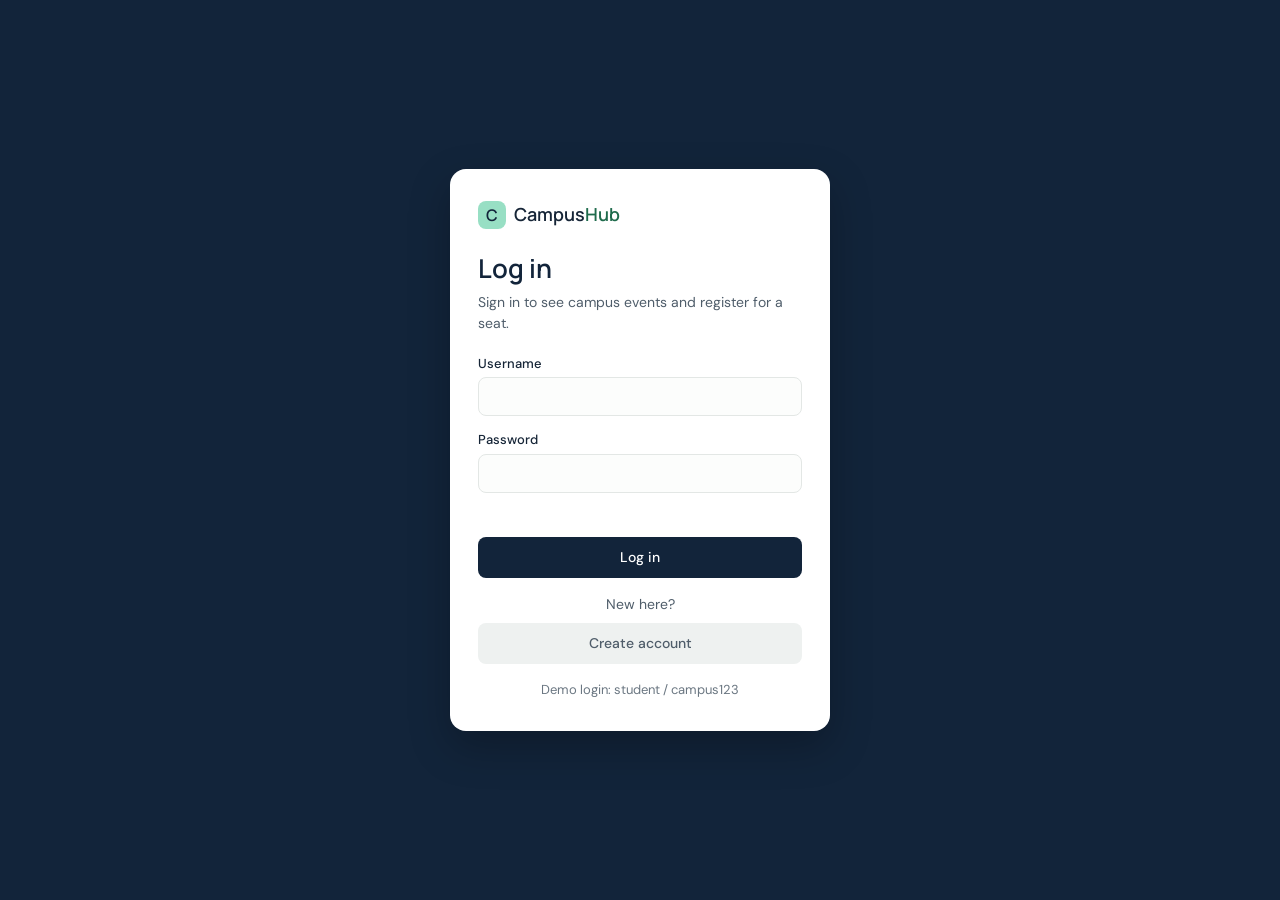
<file: index.html>
<!doctype html>
<html lang="en">
<head>
  <meta charset="utf-8">
  <meta name="viewport" content="width=device-width, initial-scale=1">
  <meta name="theme-color" content="#12243a">
  <meta name="description" content="Find campus events and save your seat.">
  <title>CampusHub | Campus Event Discovery</title>
  <link rel="preconnect" href="https://fonts.googleapis.com">
  <link rel="preconnect" href="https://fonts.gstatic.com" crossorigin>
  <link href="https://fonts.googleapis.com/css2?family=DM+Sans:wght@400;500;600&family=Manrope:wght@600&display=swap" rel="stylesheet">
  <link rel="stylesheet" href="style.css">
  <script>
    // Only logged-in users can see the main page. Otherwise go to the login page.
    if (!sessionStorage.getItem('campusHubUser')) {
      window.location.replace('login.html');
    }
  </script>
</head>
<body>

  <!-- Header: navigation bar and hero -->
  <header class="site-header" id="page-top">
    <nav class="nav">
      <a class="brand" href="#page-top"><span class="brand-mark">C</span><span>Campus<span class="brand-light">Hub</span></span></a>
      <div class="nav-links">
        <a class="nav-link" href="#events">Explore events</a>
        <a class="nav-link" href="#dashboard">Dashboard</a>
        <a class="nav-link" href="#how-it-works">How it works</a>
        <a class="nav-link" href="#problem">Problem &amp; team</a>
      </div>
      <div class="nav-user">
        <span id="nav-user-name"></span>
        <button class="nav-logout" id="logout-button" type="button">Log out</button>
      </div>
    </nav>

    <div class="hero" id="top">
      <p class="hero-eyebrow">CSE 326 · CA1 Problem-Statement Project · Team Obsidian</p>
      <h1>Find campus events<br>and save your seat</h1>
      <p class="hero-copy">One place to see every workshop, competition, talk and club event on campus — then register for it in under a minute.</p>
      <div class="hero-actions">
        <a class="hero-button" href="#events">Explore upcoming events</a>
        <a class="hero-button hero-button-ghost" href="#how-it-works">How it works</a>
      </div>
    </div>
  </header>

  <main class="page-shell">

    <!-- Dashboard: quick numbers about all events -->
    <section class="dashboard" id="dashboard" aria-labelledby="dashboard-heading">
      <div class="section-heading">
        <h2 id="dashboard-heading">Campus at a glance</h2>
      </div>
      <dl class="stats">
        <div class="stat">
          <dt>Listed events</dt>
          <dd id="stat-total">0</dd>
        </div>
        <div class="stat">
          <dt>Coming up</dt>
          <dd id="stat-upcoming">0</dd>
        </div>
        <div class="stat">
          <dt>Confirmed seats</dt>
          <dd id="stat-registrations">0</dd>
        </div>
        <div class="stat">
          <dt>Seats available</dt>
          <dd id="stat-seats">0</dd>
        </div>
      </dl>
      <div class="capacity-bar" aria-hidden="true"><span id="stat-bar"></span></div>
      <p class="note" id="stat-caption">No seats booked yet.</p>
    </section>

    <!-- Three-step explainer: problem, solution, workflow -->
    <section class="how" id="how-it-works" aria-labelledby="how-heading">
      <div class="section-heading">
        <h2 id="how-heading">How CampusHub solves the problem</h2>
        <span class="note">CSE 326 · CA1 project</span>
      </div>
      <ol class="steps">
        <li class="step">
          <span class="step-num">01</span>
          <h3>One list, not five</h3>
          <p>Event notices on campus live in WhatsApp groups, notice boards and separate club pages. CampusHub collects them in a single searchable list with filters for category and status.</p>
        </li>
        <li class="step">
          <span class="step-num">02</span>
          <h3>Seats you can trust</h3>
          <p>Every event has a fixed capacity. The card shows seats left and turns <em>Almost full</em> or <em>Full</em> automatically, so students stop chasing a closed room.</p>
        </li>
        <li class="step">
          <span class="step-num">03</span>
          <h3>Register in a minute</h3>
          <p>Name, student ID and email. Duplicate IDs are blocked, capacity is respected, and cancellations are recorded instead of silently deleted.</p>
        </li>
      </ol>
    </section>

    <section class="content-grid" aria-label="Manage and discover events">

      <!-- Left column: form to create or edit an event -->
      <section class="panel form-panel" aria-labelledby="form-heading">
        <h2 id="form-heading">Create an event</h2>
        <p class="panel-intro">For organizers. Students can register as soon as the event is added.</p>

        <form id="event-form" novalidate>
          <div class="field-grid">
            <div class="field wide">
              <label for="event-title">Event title</label>
              <input id="event-title" name="title" maxlength="80" placeholder="e.g. Design thinking workshop">
              <p class="error" id="error-title"></p>
            </div>
            <div class="field">
              <label for="event-category">Category</label>
              <select id="event-category" name="category">
                <option value="">Select</option>
                <option>Workshop</option>
                <option>Competition</option>
                <option>Talk</option>
                <option>Club event</option>
              </select>
              <p class="error" id="error-category"></p>
            </div>
            <div class="field">
              <label for="event-venue">Venue</label>
              <input id="event-venue" name="venue" maxlength="80" placeholder="Building or room">
              <p class="error" id="error-venue"></p>
            </div>
            <div class="field">
              <label for="event-date">Date</label>
              <input id="event-date" name="date" type="date">
              <p class="error" id="error-date"></p>
            </div>
            <div class="field">
              <label for="event-time">Start time</label>
              <input id="event-time" name="time" type="time">
              <p class="error" id="error-time"></p>
            </div>
            <div class="field">
              <label for="event-capacity">Seat capacity</label>
              <input id="event-capacity" name="capacity" type="number" min="1" max="1000" placeholder="e.g. 40">
              <p class="error" id="error-capacity"></p>
            </div>
            <div class="field wide">
              <label for="event-description">Description</label>
              <textarea id="event-description" name="description" maxlength="500" rows="3" placeholder="Tell students what to expect"></textarea>
              <p class="error" id="error-description"></p>
            </div>
          </div>
          <div class="form-actions">
            <button class="btn primary" id="save-button" type="submit">Add event</button>
            <button class="btn secondary" id="cancel-edit" type="button" hidden>Cancel edit</button>
          </div>
        </form>
      </section>

      <!-- Right column: search, filters and the list of events -->
      <section class="panel events-panel" id="events" aria-labelledby="events-heading">
        <div class="section-heading">
          <h2 id="events-heading">Explore events</h2>
          <span class="note" id="result-count" aria-live="polite"></span>
        </div>

        <div class="filters">
          <input id="search" type="search" placeholder="Search events or venues" aria-label="Search events">
          <label>
            <span class="sr-only">Filter category</span>
            <select id="filter-category">
              <option value="">All categories</option>
              <option>Workshop</option>
              <option>Competition</option>
              <option>Talk</option>
              <option>Club event</option>
            </select>
          </label>
          <label>
            <span class="sr-only">Filter status</span>
            <select id="filter-status">
              <option value="">Any status</option>
              <option>Open</option>
              <option>Almost full</option>
              <option>Full</option>
              <option>Past</option>
            </select>
          </label>
        </div>

        <!-- Event cards are added here by script.js -->
        <div id="event-list" class="event-list" aria-live="polite"></div>
      </section>

    </section>

    <!-- Problem statement, objectives and outcomes for the evaluator -->
    <section class="brief" id="problem" aria-labelledby="problem-heading">
      <div class="section-heading">
        <h2 id="problem-heading">Problem statement &amp; objectives</h2>
        <span class="note">CA1 · Problem-statement based project</span>
      </div>

      <div class="brief-grid">
        <article class="brief-card">
          <h3>The problem</h3>
          <p>Campus events are announced across scattered channels — WhatsApp groups, notice boards, department emails and club pages. Students miss events they would have attended, and organizers have no reliable way to know how many people are coming. Registration is manual, duplicate entries are common, and nobody can say at a glance whether a room still has space.</p>
        </article>

        <article class="brief-card">
          <h3>Our objectives</h3>
          <ul class="check-list">
            <li>One searchable catalogue of every campus event.</li>
            <li>Live seat availability that cannot be overbooked.</li>
            <li>Fast registration with duplicate-ID prevention.</li>
            <li>A dashboard an organizer can read in five seconds.</li>
            <li>A responsive interface that works on a phone.</li>
          </ul>
        </article>

        <article class="brief-card">
          <h3>Outcomes</h3>
          <ul class="check-list">
            <li>Events are discoverable by category, status and keyword.</li>
            <li>Capacity limits hold under repeated registration attempts.</li>
            <li>Cancellations are logged with a status, not erased.</li>
            <li>Validated input and escaped output throughout.</li>
            <li>Works offline after first load — no backend required.</li>
          </ul>
        </article>

        <article class="brief-card">
          <h3>Technologies</h3>
          <ul class="tech-list">
            <li><span>HTML5</span> Semantic structure, accessible forms</li>
            <li><span>CSS3</span> Grid, custom properties, media queries</li>
            <li><span>JavaScript</span> DOM, validation, state, localStorage</li>
            <li><span>Git &amp; GitHub</span> Version control and source hosting</li>
            <li><span>GitHub Pages</span> Public deployment</li>
          </ul>
        </article>
      </div>

      <h3 class="team-heading" id="team-heading">Team Obsidian — contributions</h3>
      <div class="team-grid">
        <article class="member">
          <h4>Akshay R Pillai <span>12606521</span></h4>
          <ul>
            <li>Role: CSS (styling and responsive layout)</li>
            <li>Files: <code>style.css</code>, <code>auth.css</code></li>
            <li>Styled the whole site: colours, fonts, cards, buttons and header</li>
            <li>Made the layout work on phones, tablets and desktops</li>
            <li>Styled the login, create account and thank-you pages</li>
          </ul>
        </article>
        <article class="member">
          <h4>Arshad Hasanulbanna <span>12610513</span></h4>
          <ul>
            <li>Role: HTML (page structure and forms)</li>
            <li>Files: <code>index.html</code>, <code>login.html</code>, <code>thanks.html</code></li>
            <li>Built the main event page: dashboard, steps, event list and problem section</li>
            <li>Built the login, create account and thank-you pages with labelled forms</li>
          </ul>
        </article>
        <article class="member">
          <h4>Rishabh Kumar <span>12612282</span></h4>
          <ul>
            <li>Role: JavaScript (logic and interactivity)</li>
            <li>Files: <code>script.js</code>, <code>login.js</code>, <code>thanks.js</code></li>
            <li>Event create, edit and delete, validation, search and filters, and registration in <code>script.js</code></li>
            <li>Login, create account, log out and the thank-you page in <code>login.js</code> and <code>thanks.js</code></li>
          </ul>
        </article>
      </div>

      <p class="brief-links">
        <a href="https://github.com/arshadhassan5615-sketch/Campus-Event-Discovery-Registration-Hub" target="_blank" rel="noopener">GitHub repository</a>
        <a href="https://arshadhassan5615-sketch.github.io/Campus-Event-Discovery-Registration-Hub/" target="_blank" rel="noopener">Live demo</a>
      </p>
    </section>
  </main>

  <footer class="site-footer">
    <div>
      <a class="brand footer-brand" href="#page-top"><span class="brand-mark">C</span><span>Campus<span class="brand-light">Hub</span></span></a>
      <p>Campus event discovery and registration · CSE 326 CA1</p>
    </div>
    <div class="footer-right">
      <span>Team Obsidian · HTML, CSS &amp; JavaScript</span>
      <button type="button" class="footer-link" id="open-about">About this project</button>
    </div>
  </footer>

  <!-- Small message box shown after an action (event added, error, etc.) -->
  <div id="message" class="toast" role="status" aria-live="polite" hidden></div>

  <!-- About dialog, opened from the footer -->
  <div id="about-modal" class="modal" role="dialog" aria-modal="true" aria-labelledby="about-title" hidden>
    <button class="modal-backdrop" type="button" aria-label="Close dialog"></button>
    <section class="modal-content">
      <div class="modal-header">
        <div>
          <p class="modal-label">CSE 326 project</p>
          <h2 id="about-title">About CampusHub</h2>
        </div>
        <button class="icon-btn" type="button" id="close-about" aria-label="Close">×</button>
      </div>
      <p>A responsive campus event discovery and registration hub for workshops, competitions, talks and club events. Built as the CA1 problem-statement project for CSE 326.</p>
      <h3>Problem in one line</h3>
      <p>Campus events are scattered across WhatsApp groups, notice boards and club pages, so students miss them and organizers cannot track seats.</p>
      <h3>What the app does</h3>
      <p>Lists every event in one place, shows live seat availability, prevents overbooking and duplicate registrations, and records cancellations instead of deleting them.</p>
      <h3>Technologies used</h3>
      <p>HTML5 for structure, CSS3 Grid and media queries for the responsive layout, and vanilla JavaScript for state, validation and localStorage persistence. Hosted on GitHub Pages.</p>
      <h3>Team Obsidian</h3>
      <ul class="team-list">
        <li>Akshay R Pillai <span>12606521</span></li>
        <li>Arshad Hasanulbanna <span>12610513</span></li>
        <li>Rishabh Kumar <span>12612282</span></li>
      </ul>
      <p class="modal-note">Built with HTML, CSS and JavaScript. Event data is saved in this browser; it is not shared between devices.</p>
      <p class="modal-links">
        <a href="https://github.com/arshadhassan5615-sketch/Campus-Event-Discovery-Registration-Hub" target="_blank" rel="noopener">Repository</a>
        <a href="https://arshadhassan5615-sketch.github.io/Campus-Event-Discovery-Registration-Hub/" target="_blank" rel="noopener">Live demo</a>
      </p>
    </section>
  </div>

  <script src="script.js"></script>
  
</body>
</html>
</file>
<file: style.css>
/* CampusHub - styles for the CSE 326 project */

/* ---------- Colours and fonts used across the page ---------- */
:root {
  --navy: #12243a;        /* header background and main buttons */
  --mint: #98dfc4;        /* accent on the dark header */
  --green: #1f6b4c;       /* accent on light backgrounds (links, focus) */
  --paper: #f5f5f1;       /* page background */
  --white: #ffffff;
  --border: #e3e7e5;

  --text: #162537;        /* main text */
  --text-light: #4f5d6a;  /* secondary text */
  --text-muted: #6b7782;  /* small notes and hints */

  --danger: #a33a43;

  --body-font: 'DM Sans', Arial, sans-serif;
  --heading-font: 'Manrope', Arial, sans-serif;
}

/* ---------- Basic page setup ---------- */
* {
  box-sizing: border-box;
}

html {
  scroll-behavior: smooth;
}

body {
  margin: 0;
  background: var(--paper);
  color: var(--text);
  font-family: var(--body-font);
  font-size: 16px;
  line-height: 1.5;
}

button,
input,
select,
textarea {
  font: inherit;
}

a {
  color: inherit;
}

h1,
h2,
h3 {
  font-family: var(--heading-font);
  font-weight: 600;
}

/* Visible outline when moving around with the keyboard */
:focus-visible {
  outline: 2px solid var(--green);
  outline-offset: 2px;
}

/* Text only for screen readers */
.sr-only {
  position: absolute;
  width: 1px;
  height: 1px;
  overflow: hidden;
  clip: rect(0, 0, 0, 0);
  white-space: nowrap;
}

/* ---------- Header and navigation ---------- */
.site-header {
  background: var(--navy);
  color: var(--white);
}

.nav {
  max-width: 1160px;
  margin: 0 auto;
  padding: 20px 24px;
  display: flex;
  justify-content: space-between;
  align-items: center;
  border-bottom: 1px solid rgba(255, 255, 255, 0.1);
}

.brand {
  display: flex;
  align-items: center;
  gap: 8px;
  text-decoration: none;
  font-family: var(--heading-font);
  font-weight: 600;
  font-size: 18px;
}

.brand-mark {
  width: 28px;
  height: 28px;
  border-radius: 8px;
  background: var(--mint);
  color: var(--navy);
  display: grid;
  place-items: center;
  font-size: 16px;
}

.brand-light {
  color: var(--mint);
}

.nav-link {
  color: #c4ced8;
  font-size: 14px;
  text-decoration: none;
}

.nav-links {
  display: flex;
  align-items: center;
  gap: 20px;
}

.nav-link:hover {
  color: var(--white);
}

/* Signed-in name and log out button in the header */
.nav-user {
  display: flex;
  align-items: center;
  gap: 12px;
  color: #c4ced8;
  font-size: 13px;
}

.nav-logout {
  padding: 6px 12px;
  border: 1px solid rgba(255, 255, 255, 0.35);
  border-radius: 8px;
  background: transparent;
  color: var(--white);
  font-size: 13px;
  cursor: pointer;
}

.nav-logout:hover {
  background: rgba(255, 255, 255, 0.1);
}

/* ---------- Hero ---------- */
.hero {
  max-width: 1160px;
  margin: 0 auto;
  padding: 80px 24px 88px;
}

.hero-eyebrow {
  margin: 0 0 12px;
  color: var(--mint);
  font-size: 13px;
  font-weight: 500;
  letter-spacing: 0.02em;
  text-transform: uppercase;
}

.hero-actions {
  display: flex;
  flex-wrap: wrap;
  align-items: center;
  gap: 12px;
}

.hero h1 {
  margin: 0 0 16px;
  font-size: 48px;
  line-height: 1.1;
  letter-spacing: -0.02em;
}

.hero-copy {
  max-width: 480px;
  margin: 0 0 32px;
  color: #c4ced8;
  font-size: 16px;
}

.hero-button {
  display: inline-block;
  padding: 12px 20px;
  border-radius: 8px;
  background: var(--mint);
  color: var(--navy);
  font-size: 14px;
  font-weight: 600;
  text-decoration: none;
  transition: background-color 0.15s;
}

.hero-button:hover {
  background: #b4efd9;
}

.hero-button-ghost {
  border: 1px solid rgba(255, 255, 255, 0.35);
  background: transparent;
  color: var(--white);
}

.hero-button-ghost:hover {
  background: rgba(255, 255, 255, 0.1);
}

/* ---------- Main content area ---------- */
.page-shell {
  max-width: 1160px;
  margin: 0 auto;
  padding: 40px 24px 56px;
}

/* Heading row with a small note on the right */
.section-heading {
  display: flex;
  justify-content: space-between;
  align-items: center;
  gap: 16px;
  margin-bottom: 16px;
}

.section-heading h2,
.form-panel h2 {
  margin: 0;
  font-size: 20px;
}

.note {
  color: var(--text-muted);
  font-size: 13px;
}

/* ---------- Dashboard numbers ---------- */
.dashboard {
  margin-bottom: 32px;
  scroll-margin-top: 24px;
}

.stats {
  display: grid;
  grid-template-columns: repeat(4, 1fr);
  gap: 12px;
  margin: 0;
}

.stat {
  background: var(--white);
  border: 1px solid var(--border);
  border-radius: 12px;
  padding: 16px 20px;
}

.stat dt {
  color: var(--text-light);
  font-size: 13px;
  font-weight: 500;
}

.stat dd {
  margin: 4px 0 0;
  color: var(--navy);
  font-family: var(--heading-font);
  font-size: 28px;
  font-weight: 600;
  font-variant-numeric: tabular-nums;
}

/* ---------- Capacity bar under the dashboard ---------- */
.capacity-bar {
  height: 6px;
  margin-top: 12px;
  overflow: hidden;
  border-radius: 99px;
  background: #e6eae7;
}

.capacity-bar span {
  display: block;
  height: 100%;
  width: 0;
  border-radius: 99px;
  background: var(--green);
  transition: width 0.4s ease;
}

#stat-caption {
  margin: 6px 0 0;
}

/* ---------- How it works: three steps ---------- */
.how {
  margin-bottom: 32px;
  scroll-margin-top: 24px;
}

.steps {
  display: grid;
  grid-template-columns: repeat(3, 1fr);
  gap: 12px;
  margin: 0;
  padding: 0;
  list-style: none;
  counter-reset: step;
}

.step {
  padding: 20px;
  border: 1px solid var(--border);
  border-radius: 12px;
  background: var(--white);
}

.step-num {
  display: inline-block;
  margin-bottom: 8px;
  color: var(--green);
  font-family: var(--heading-font);
  font-size: 13px;
  font-weight: 600;
  letter-spacing: 0.06em;
}

.step h3 {
  margin: 0 0 6px;
  font-size: 15px;
}

.step p {
  margin: 0;
  color: var(--text-light);
  font-size: 13px;
  line-height: 1.6;
}

.how-note {
  margin: 12px 0 0;
}

/* ---------- Problem statement, team and technologies ---------- */
.brief {
  margin-top: 8px;
  scroll-margin-top: 24px;
}

.brief-grid {
  display: grid;
  grid-template-columns: repeat(2, 1fr);
  gap: 12px;
}

.brief-card {
  padding: 20px;
  border: 1px solid var(--border);
  border-radius: 12px;
  background: var(--white);
}

.brief-card h3 {
  margin: 0 0 8px;
  font-size: 15px;
}

.brief-card p {
  margin: 0;
  color: var(--text-light);
  font-size: 13px;
  line-height: 1.65;
}

.check-list,
.tech-list {
  display: grid;
  gap: 6px;
  margin: 0;
  padding: 0;
  list-style: none;
  color: var(--text-light);
  font-size: 13px;
}

.check-list li {
  position: relative;
  padding-left: 18px;
}

.check-list li::before {
  content: "";
  position: absolute;
  top: 7px;
  left: 0;
  width: 8px;
  height: 8px;
  border-radius: 2px;
  background: var(--mint);
}

.tech-list li {
  display: flex;
  flex-wrap: wrap;
  gap: 8px;
  align-items: baseline;
}

.tech-list span {
  min-width: 112px;
  color: var(--navy);
  font-weight: 600;
}

.team-heading {
  margin: 24px 0 12px;
  font-size: 17px;
  scroll-margin-top: 24px;
}

.team-grid {
  display: grid;
  grid-template-columns: repeat(3, 1fr);
  gap: 12px;
}

.member {
  padding: 16px;
  border: 1px solid var(--border);
  border-radius: 12px;
  background: var(--white);
}

.member h4 {
  margin: 0 0 8px;
  display: flex;
  flex-wrap: wrap;
  justify-content: space-between;
  gap: 8px;
  font-size: 14px;
}

.member h4 span {
  color: var(--text-muted);
  font-size: 12px;
  font-weight: 400;
  font-variant-numeric: tabular-nums;
}

.member ul {
  display: grid;
  gap: 4px;
  margin: 0;
  padding: 0;
  list-style: none;
  color: var(--text-light);
  font-size: 13px;
}

.member code {
  padding: 1px 4px;
  border-radius: 4px;
  background: #f0f2ef;
  font-size: 12px;
}

.brief-links {
  display: flex;
  flex-wrap: wrap;
  gap: 8px;
  margin: 20px 0 0;
}

.brief-links a,
.modal-links a {
  display: inline-block;
  padding: 8px 14px;
  border: 1px solid var(--border);
  border-radius: 8px;
  color: var(--green);
  font-size: 13px;
  font-weight: 500;
  text-decoration: none;
}

.brief-links a:hover,
.modal-links a:hover {
  border-color: #c6ddd0;
  background: #f5f7f5;
}

.modal-links {
  display: flex;
  gap: 8px;
  margin: 12px 0 0;
}

/* ---------- Two columns: form and event list ---------- */
.content-grid {
  display: grid;
  grid-template-columns: 360px 1fr;
  gap: 16px;
  align-items: start;
}

.panel {
  background: var(--white);
  border: 1px solid var(--border);
  border-radius: 16px;
  padding: 24px;
  box-shadow: 0 1px 2px rgba(22, 37, 55, 0.04);
}

/* The form stays in view while scrolling the events */
.form-panel {
  position: sticky;
  top: 16px;
}

.panel-intro {
  margin: 4px 0 20px;
  color: var(--text-light);
  font-size: 14px;
}

/* ---------- Form fields ---------- */
.field-grid {
  display: grid;
  grid-template-columns: 1fr 1fr;
  gap: 4px 12px;
}

.field {
  display: flex;
  flex-direction: column;
  gap: 4px;
  min-width: 0;
}

.field.wide {
  grid-column: 1 / -1;
}

.field label {
  font-size: 13px;
  font-weight: 500;
}

input,
select,
textarea {
  width: 100%;
  min-width: 0;
  padding: 8px 12px;
  border: 1px solid var(--border);
  border-radius: 8px;
  background: #fcfdfc;
  color: var(--text);
  font-size: 14px;
}

input::placeholder,
textarea::placeholder {
  color: #98a2a8;
}

input:focus,
select:focus,
textarea:focus {
  outline: none;
  border-color: var(--green);
  box-shadow: 0 0 0 3px rgba(31, 107, 76, 0.15);
}

textarea {
  resize: vertical;
  min-height: 80px;
}

.field [aria-invalid="true"] {
  border-color: var(--danger);
}

.error {
  min-height: 16px;
  margin: 0;
  color: var(--danger);
  font-size: 12px;
}

.form-actions {
  display: flex;
  gap: 8px;
  margin-top: 12px;
}

/* ---------- Buttons ---------- */
.btn {
  padding: 8px 16px;
  border: 0;
  border-radius: 8px;
  font-size: 14px;
  font-weight: 500;
  cursor: pointer;
  transition: background-color 0.15s;
}

.btn.primary {
  background: var(--navy);
  color: var(--white);
}

.btn.primary:hover {
  background: #1d3550;
}

.btn.secondary {
  background: #eef1f0;
  color: var(--text-light);
}

.btn.secondary:hover {
  background: #e3e7e5;
}

.btn.danger {
  background: #fbefef;
  color: var(--danger);
}

.btn.danger:hover {
  background: #f6e1e1;
}

/* ---------- Search and filters ---------- */
.filters {
  display: grid;
  grid-template-columns: 1fr auto auto;
  gap: 8px;
  margin-bottom: 16px;
}

/* ---------- Event cards ---------- */
.event-list {
  display: grid;
  grid-template-columns: 1fr 1fr;
  gap: 12px;
}

.event-card {
  min-width: 0;
  padding: 16px;
  border: 1px solid var(--border);
  border-radius: 12px;
  background: var(--white);
  transition: border-color 0.15s;
}

.event-card:hover {
  border-color: #c6ddd0;
}

.card-top {
  display: flex;
  justify-content: space-between;
  align-items: center;
  margin-bottom: 8px;
}

.badge {
  color: var(--text-light);
  font-size: 13px;
  font-weight: 500;
}

.status {
  padding: 2px 8px;
  border-radius: 6px;
  font-size: 12px;
  font-weight: 500;
}

.status-open {
  background: #e6f5ec;
  color: #1f6b4c;
}

.status-almost-full {
  background: #fff3dc;
  color: #8a5d0f;
}

.status-full {
  background: #fae8e8;
  color: #a33a43;
}

.status-past {
  background: #edf0f2;
  color: var(--text-muted);
}

.event-card h3 {
  margin: 0 0 8px;
  font-size: 16px;
  line-height: 1.3;
}

.meta {
  margin: 0;
  color: var(--text-light);
  font-size: 13px;
}

.description {
  margin: 8px 0;
  color: var(--text-light);
  font-size: 14px;
}

.seats {
  margin: 8px 0 0;
  color: var(--text-light);
  font-size: 13px;
  font-variant-numeric: tabular-nums;
}

.seats strong {
  color: var(--text);
  font-weight: 600;
}

.card-actions {
  display: flex;
  gap: 8px;
  margin-top: 12px;
  padding-top: 12px;
  border-top: 1px solid #edf0ee;
}

.card-actions .btn {
  padding: 4px 12px;
  font-size: 13px;
}

/* Registrations section inside each card */
.event-card details {
  margin-top: 12px;
  padding-top: 8px;
  border-top: 1px solid #edf0ee;
}

.event-card summary {
  cursor: pointer;
  color: var(--text-light);
  font-size: 13px;
  font-weight: 500;
}

.reg-list {
  display: grid;
  gap: 4px;
  margin: 8px 0;
  padding: 0;
  list-style: none;
}

.reg-list li {
  display: flex;
  flex-wrap: wrap;
  align-items: center;
  gap: 8px;
  font-size: 13px;
}

.reg-confirmed {
  color: var(--green);
  font-weight: 500;
}

.reg-cancelled {
  color: var(--danger);
  font-weight: 500;
}

.link-button {
  border: 0;
  background: none;
  color: var(--danger);
  font-size: 13px;
  text-decoration: underline;
  cursor: pointer;
}

.register-form {
  display: grid;
  gap: 8px;
  margin-top: 12px;
  padding-top: 12px;
  border-top: 1px dashed var(--border);
}

.register-form label {
  display: grid;
  gap: 4px;
  color: var(--text-light);
  font-size: 13px;
  font-weight: 500;
}

.register-form .btn {
  justify-self: start;
}

.muted {
  color: var(--text-muted);
  font-size: 13px;
}

/* Shown when no events match the search */
.empty {
  grid-column: 1 / -1;
  padding: 32px 16px;
  border: 1px dashed var(--border);
  border-radius: 12px;
  color: var(--text-muted);
  font-size: 14px;
  text-align: center;
}

/* ---------- Message box (toast) ---------- */
.toast {
  position: fixed;
  right: 16px;
  bottom: 16px;
  z-index: 30;
  max-width: 420px;
  padding: 12px 16px;
  border-radius: 8px;
  background: var(--navy);
  color: var(--white);
  font-size: 14px;
  box-shadow: 0 8px 24px rgba(16, 32, 48, 0.2);
}

.toast-success {
  background: var(--green);
}

.toast-error {
  background: var(--danger);
}

/* ---------- Footer ---------- */
.site-footer {
  display: flex;
  justify-content: space-between;
  align-items: center;
  gap: 16px;
  padding: 20px max(24px, calc((100vw - 1160px) / 2));
  background: #e9ece7;
}

.footer-brand {
  font-size: 16px;
}

.footer-brand .brand-mark {
  width: 24px;
  height: 24px;
  font-size: 14px;
}

.footer-brand .brand-light {
  color: var(--green);
}

.site-footer p {
  margin: 4px 0 0 32px;
  color: var(--text-muted);
  font-size: 13px;
}

.footer-right {
  display: flex;
  align-items: center;
  gap: 16px;
  color: var(--text-muted);
  font-size: 13px;
}

.footer-link {
  border: 0;
  background: none;
  color: var(--green);
  font-size: 13px;
  text-decoration: underline;
  cursor: pointer;
}

/* ---------- About dialog ---------- */
.modal[hidden] {
  display: none;
}

.modal {
  position: fixed;
  inset: 0;
  z-index: 50;
  display: grid;
  place-items: center;
  padding: 16px;
}

.modal-backdrop {
  position: absolute;
  inset: 0;
  border: 0;
  background: rgba(12, 27, 42, 0.65);
  cursor: pointer;
}

.modal-content {
  position: relative;
  width: 100%;
  max-width: 460px;
  max-height: 90vh;
  overflow: auto;
  padding: 24px;
  border-radius: 16px;
  background: var(--white);
}

.modal-header {
  display: flex;
  justify-content: space-between;
  align-items: flex-start;
  gap: 16px;
  margin-bottom: 12px;
}

.modal-label {
  margin: 0 0 4px;
  color: var(--green);
  font-size: 13px;
  font-weight: 500;
}

.modal-header h2 {
  margin: 0;
  font-size: 22px;
}

.icon-btn {
  width: 32px;
  height: 32px;
  border: 0;
  border-radius: 8px;
  background: #eef1f0;
  font-size: 20px;
  cursor: pointer;
}

.modal-content > p {
  color: var(--text-light);
  font-size: 14px;
}

.modal-content h3 {
  margin: 16px 0 8px;
  font-size: 15px;
}

.team-list {
  display: grid;
  gap: 4px;
  margin: 0;
  padding: 0;
  list-style: none;
}

.team-list li {
  display: flex;
  justify-content: space-between;
  gap: 16px;
  padding: 8px 12px;
  border-radius: 8px;
  background: #f5f7f5;
  font-size: 14px;
}

.team-list span {
  color: var(--text-muted);
  font-variant-numeric: tabular-nums;
}

.modal-content > .modal-note {
  margin-top: 16px;
  padding-top: 12px;
  border-top: 1px solid var(--border);
  font-size: 13px;
}

/* ---------- Tablet ---------- */
@media (max-width: 900px) {
  .content-grid {
    grid-template-columns: 1fr;
  }

  .form-panel {
    position: static;
  }

  .steps,
  .team-grid {
    grid-template-columns: 1fr 1fr;
  }

  .steps .step:last-child,
  .team-grid .member:last-child {
    grid-column: 1 / -1;
  }

  .nav-links {
    gap: 14px;
  }
}

/* ---------- Mobile ---------- */
@media (max-width: 620px) {
  .nav {
    padding: 16px;
    flex-wrap: wrap;
    gap: 10px;
  }

  .nav-links {
    width: 100%;
    overflow-x: auto;
    gap: 16px;
    padding-bottom: 2px;
    white-space: nowrap;
  }

  .hero {
    padding: 56px 16px 64px;
  }

  .hero h1 {
    font-size: 34px;
  }

  .page-shell {
    padding: 24px 16px 40px;
  }

  .stats {
    grid-template-columns: 1fr 1fr;
    gap: 8px;
  }

  .stat {
    padding: 12px 16px;
  }

  .stat dd {
    font-size: 24px;
  }

  .panel {
    padding: 16px;
  }

  .brief-grid,
  .steps,
  .team-grid {
    grid-template-columns: 1fr;
  }

  .steps .step:last-child,
  .team-grid .member:last-child {
    grid-column: auto;
  }

  .step,
  .brief-card {
    padding: 16px;
  }

  .filters {
    grid-template-columns: 1fr 1fr;
  }

  .filters #search {
    grid-column: 1 / -1;
  }

  .event-list {
    grid-template-columns: 1fr;
  }

  .site-footer {
    flex-direction: column;
    align-items: flex-start;
    padding: 20px 16px;
  }

  .footer-right {
    flex-direction: column;
    align-items: flex-start;
    gap: 4px;
    margin-left: 32px;
  }
}

/* ---------- Very small phones ---------- */
@media (max-width: 380px) {
  .field-grid,
  .filters {
    grid-template-columns: 1fr;
  }
}
</file>
<file: auth.css>
/* Styles for the login and thank-you pages.
   They reuse the colours and fonts from style.css. */

[hidden] {
  display: none !important;
}

body.auth-page {
  min-height: 100vh;
  display: grid;
  place-items: center;
  padding: 16px;
  background: var(--navy);
}

.auth-card {
  width: 100%;
  max-width: 380px;
  padding: 32px 28px;
  border-radius: 16px;
  background: var(--white);
  box-shadow: 0 16px 40px rgba(0, 0, 0, 0.25);
}

.auth-card .brand {
  color: var(--text);
  margin-bottom: 20px;
}

.auth-card .brand-light {
  color: var(--green);
}

.auth-card h1 {
  margin: 0 0 4px;
  color: var(--navy);
  font-size: 26px;
}

.auth-card .panel-intro {
  margin: 0 0 20px;
}

/* Login form: fields stacked with even spacing */
.auth-card form {
  display: grid;
  gap: 14px;
}

.auth-submit {
  width: 100%;
  padding: 10px 16px;
}

.auth-card .note {
  margin: 16px 0 0;
  text-align: center;
}

/* Thank-you page */
.thanks-icon {
  display: grid;
  place-items: center;
  width: 56px;
  height: 56px;
  margin: 0 0 16px;
  border-radius: 50%;
  background: #e6f5ec;
  color: var(--green);
  font-size: 28px;
  font-weight: 600;
}

.thanks-details {
  display: grid;
  gap: 10px;
  margin: 0 0 20px;
  padding: 16px;
  border: 1px solid var(--border);
  border-radius: 12px;
  background: #f5f7f5;
}

.thanks-details div {
  display: flex;
  justify-content: space-between;
  gap: 16px;
  font-size: 14px;
}

.thanks-details dt {
  color: var(--text-light);
}

.thanks-details dd {
  margin: 0;
  color: var(--navy);
  font-weight: 500;
  text-align: right;
}

.thanks-actions {
  display: flex;
  flex-wrap: wrap;
  gap: 8px;
}

/* Create account button and the switch back to log in */
.auth-switch {
  display: grid;
  gap: 8px;
  margin-top: 16px;
  text-align: center;
  color: var(--text-light);
  font-size: 14px;
}

.auth-switch p {
  margin: 0;
}

.auth-link {
  padding: 0;
  border: 0;
  background: none;
  color: var(--green);
  font: inherit;
  font-weight: 500;
  text-decoration: underline;
  cursor: pointer;
}

.thanks-actions .btn {
  display: inline-block;
  text-decoration: none;
  text-align: center;
  flex: 1;
}
</file>
